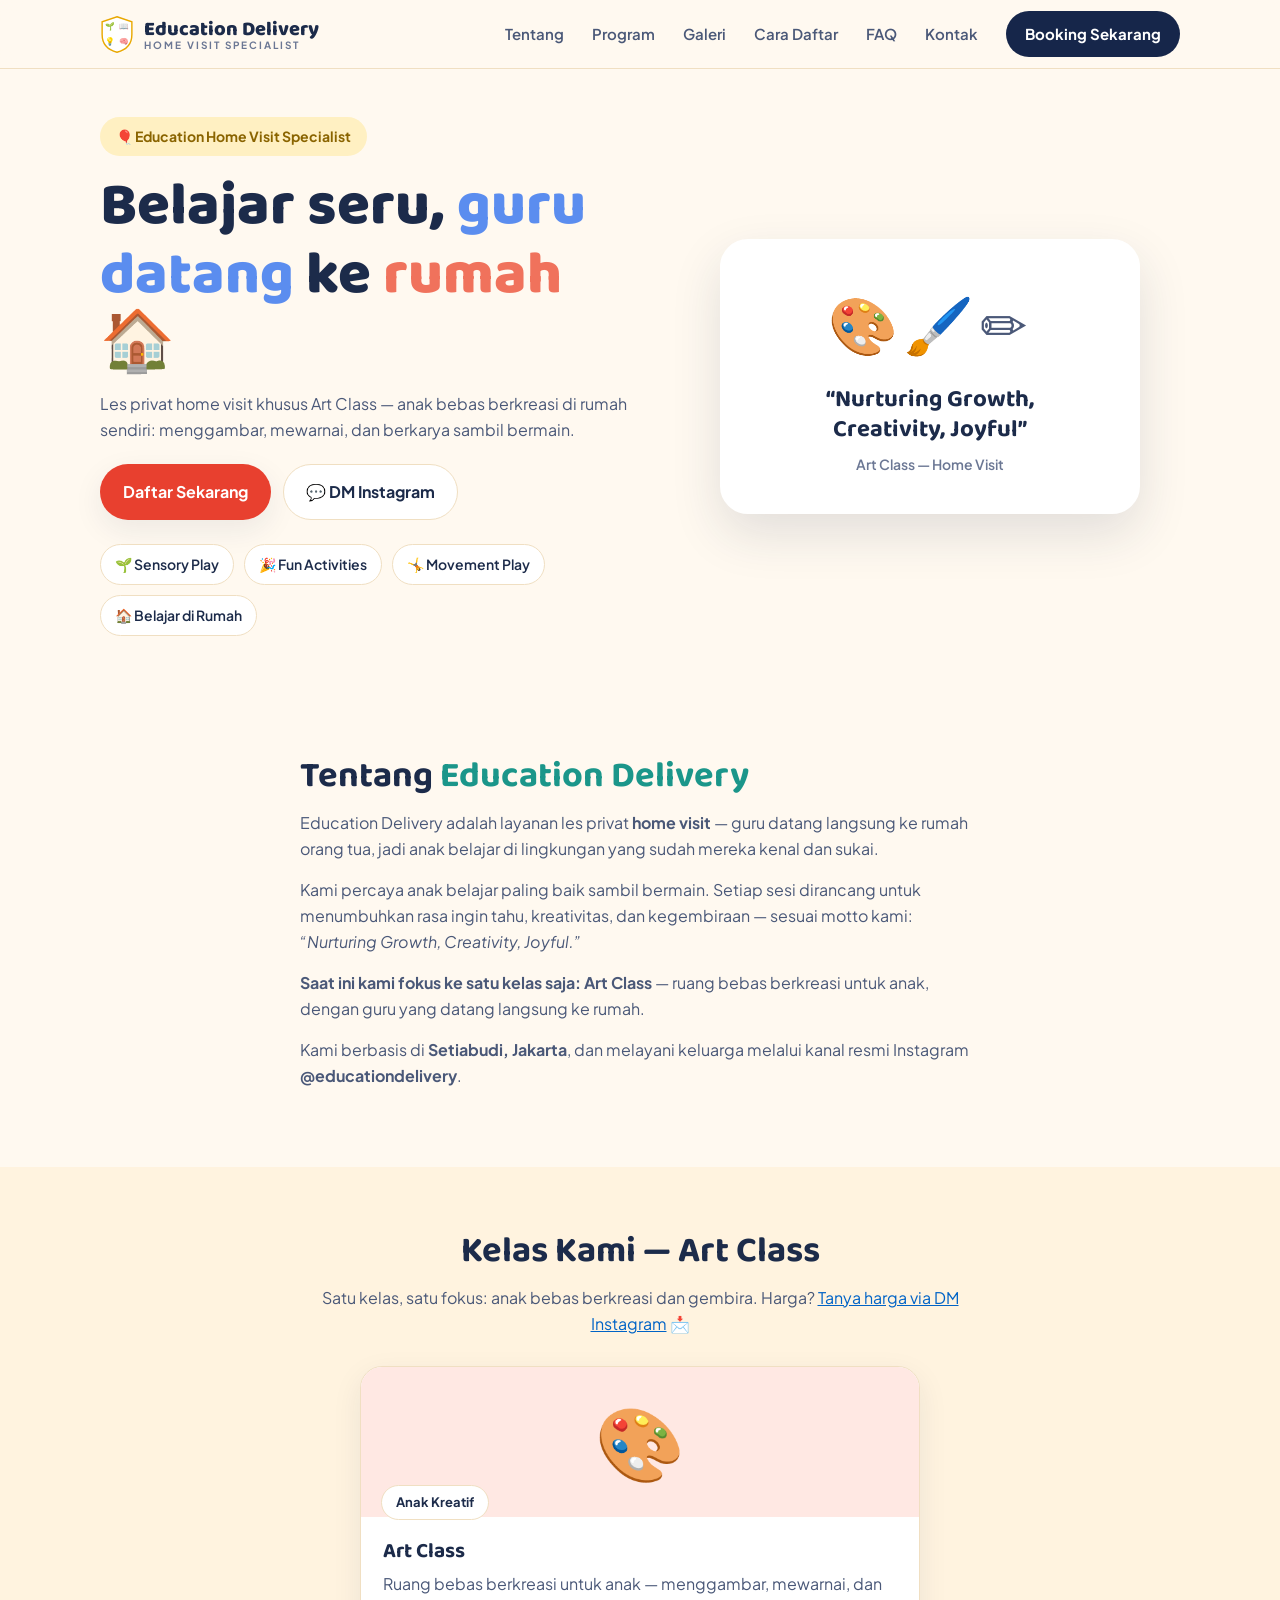
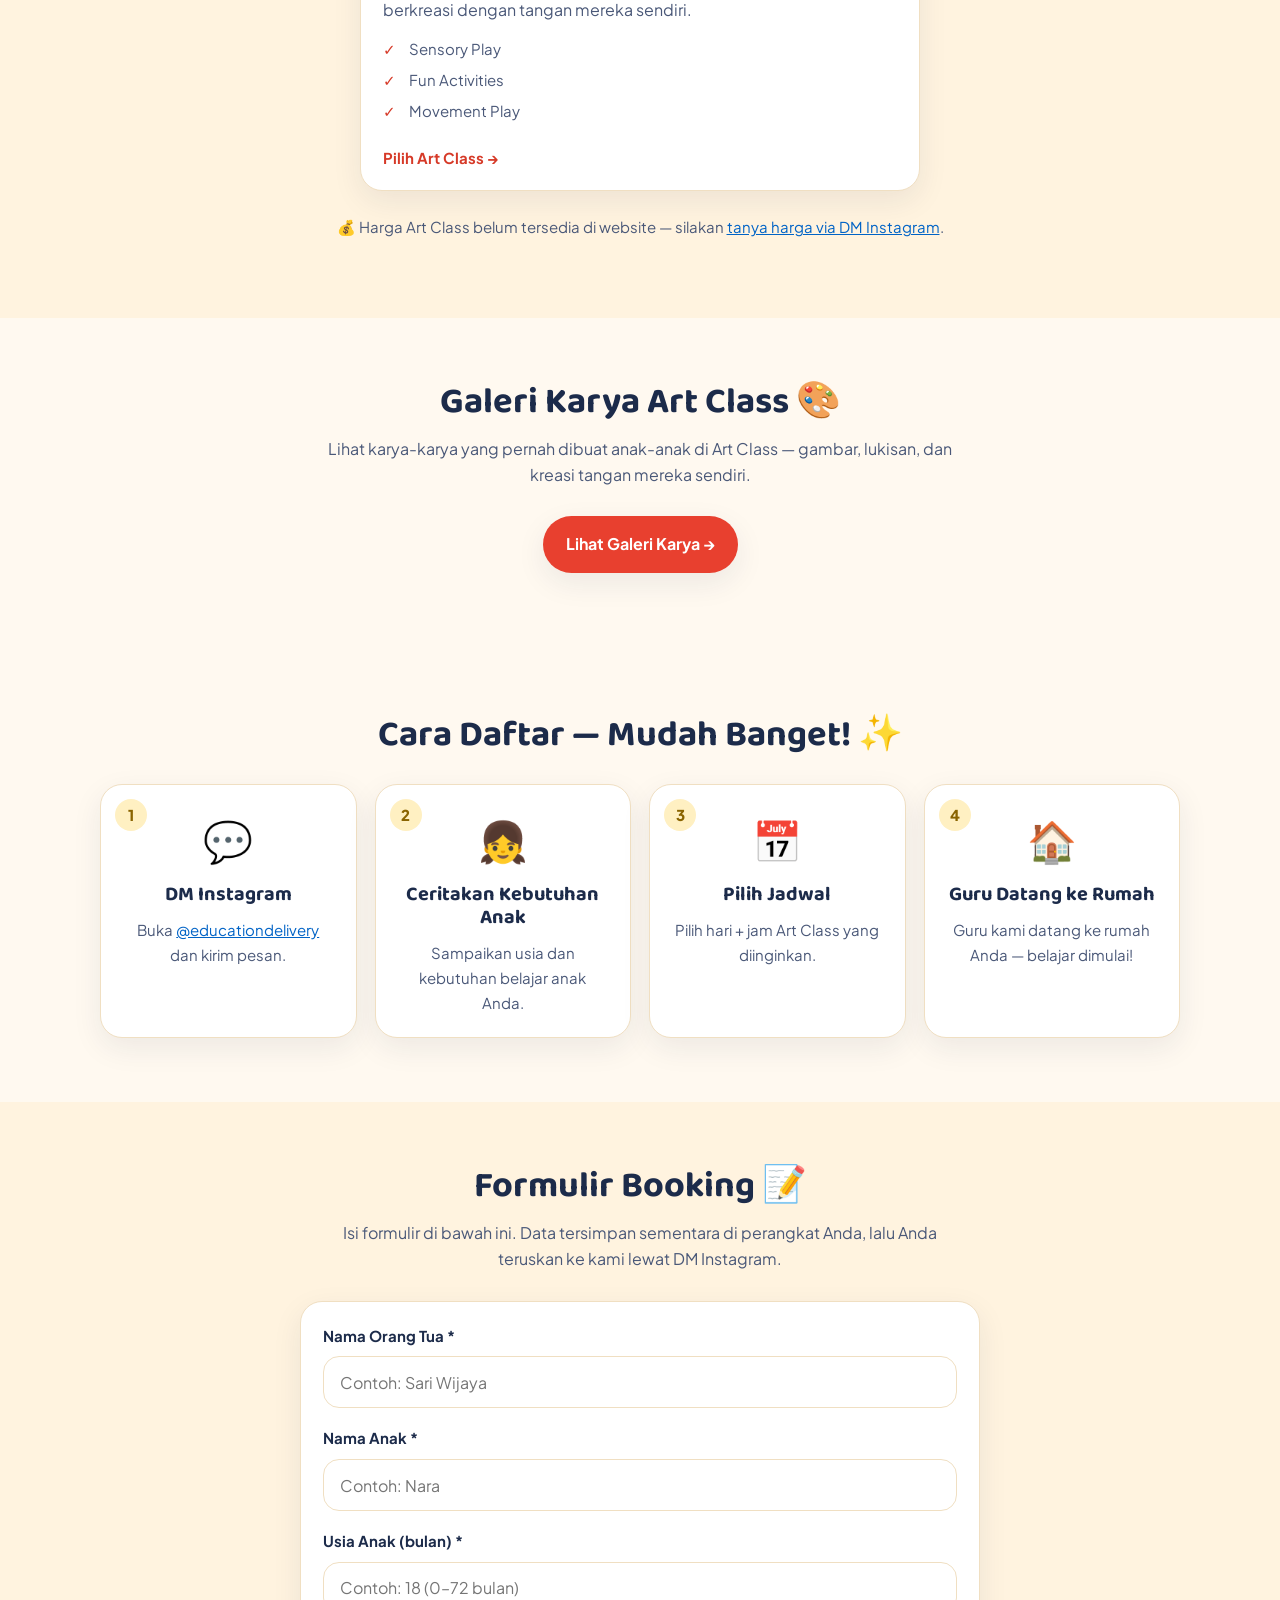
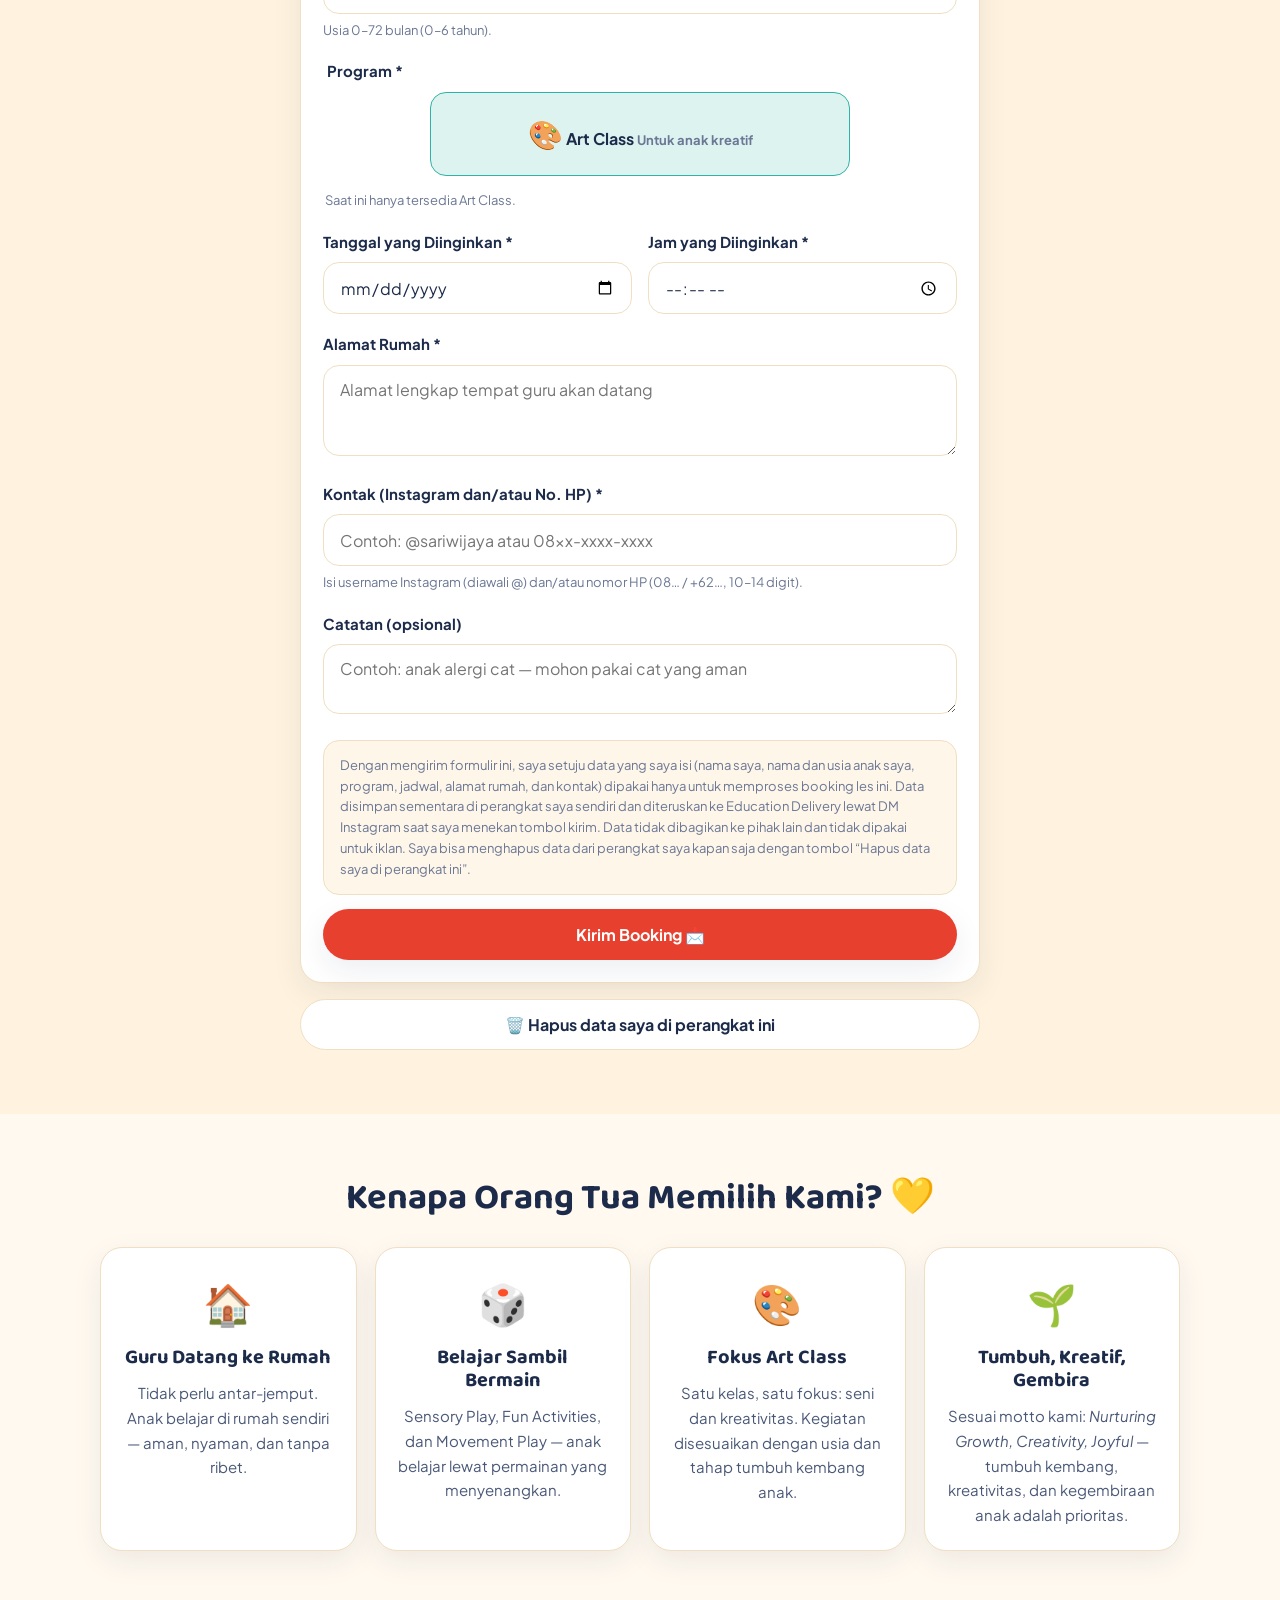
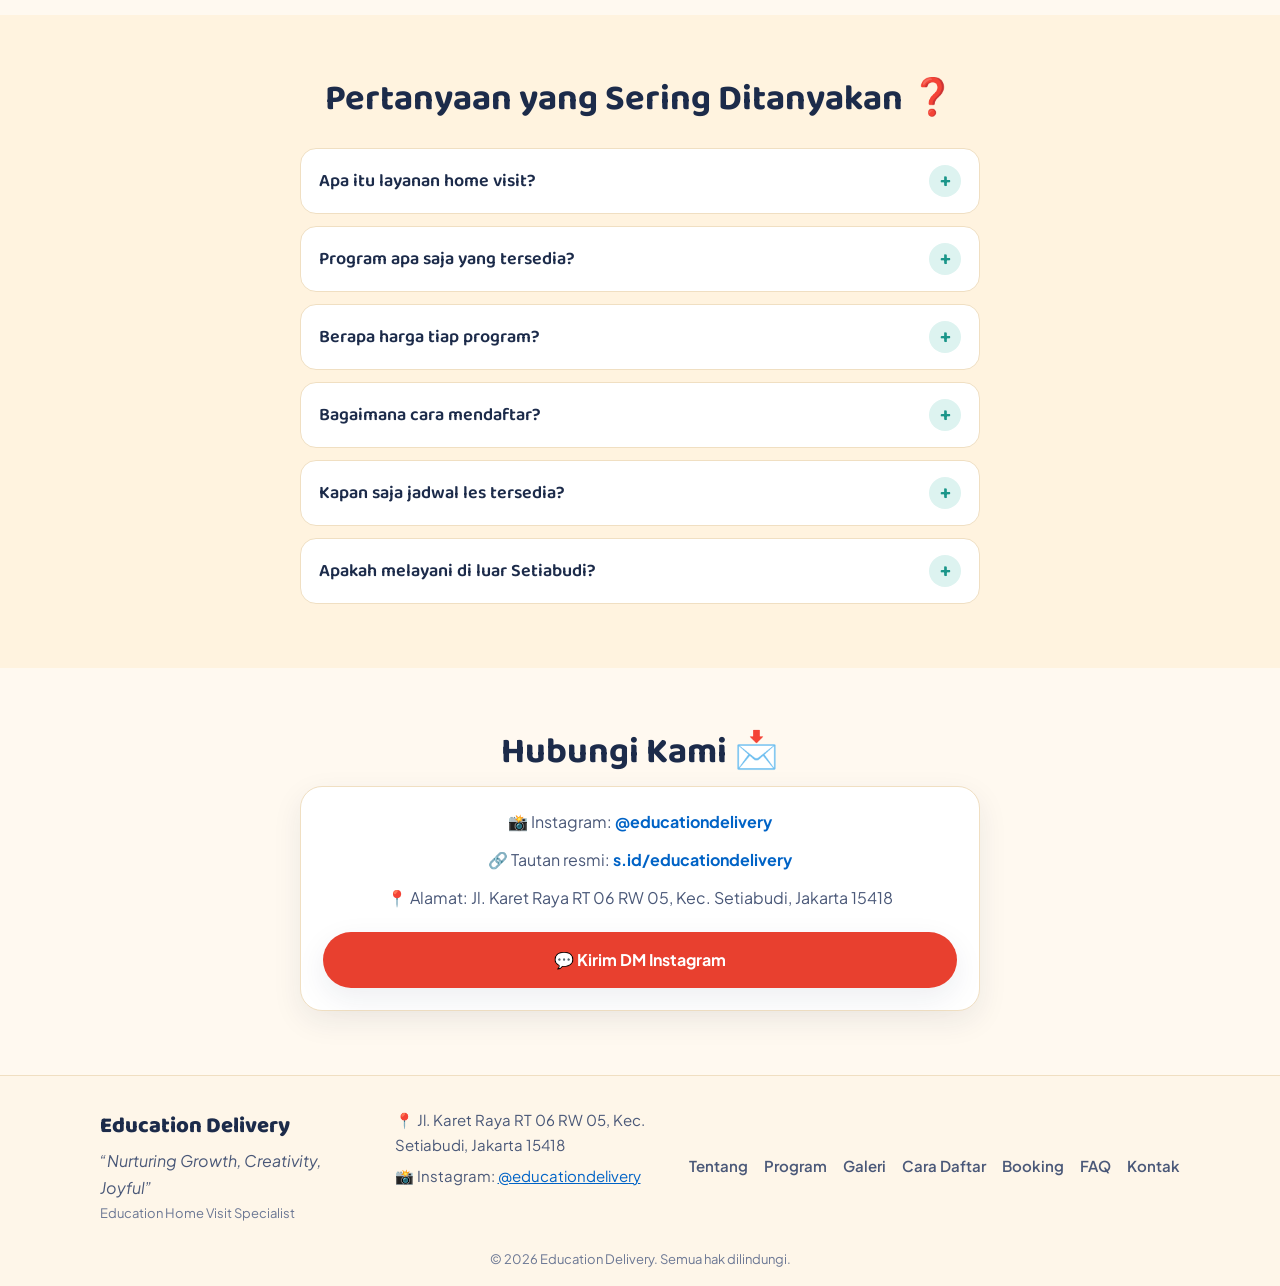
<file: index.html>
<!DOCTYPE html>
<html lang="id">
<head>
<meta charset="UTF-8">
<meta name="viewport" content="width=device-width, initial-scale=1.0">
<title>Education Delivery — Art Class Home Visit untuk Anak | Setiabudi, Jakarta</title>
<meta name="description" content="Education Delivery — Education Home Visit Specialist. Kini fokus ke Art Class: guru datang ke rumah, anak bebas berkreasi — menggambar, mewarnai, dan berkarya. Sensory Play, Fun Activities, Movement Play. Nurturing Growth, Creativity, Joyful.">
<link rel="preconnect" href="https://fonts.googleapis.com">
<link rel="preconnect" href="https://fonts.gstatic.com" crossorigin>
<link href="https://fonts.googleapis.com/css2?family=Baloo+2:wght@600;700;800&family=Plus+Jakarta+Sans:wght@400;500;600;700;800&display=swap" rel="stylesheet">
<link rel="stylesheet" href="styles.css">
</head>
<body>

<!-- ===== HEADER ===== -->
<header class="site-header">
  <div class="container header-inner">
    <a href="#beranda" class="brand" aria-label="Education Delivery — Beranda">
      <span class="brand-logo" aria-hidden="true">
        <svg viewBox="0 0 48 52" width="34" height="37" role="img" aria-label="Logo Education Delivery">
          <path d="M24 1 L45 8 V26 C45 40 36 48 24 51 C12 48 3 40 3 26 V8 Z" fill="#FFFFFF" stroke="#E9A800" stroke-width="2"/>
          <path d="M24 4 V25 H44" fill="none"/>
          <path d="M24 4 V25 H4" fill="none"/>
          <path d="M24 25 V48" fill="none"/>
          <g font-size="11" text-anchor="middle">
            <text x="14" y="18">🌱</text>
            <text x="34" y="18">📖</text>
            <text x="14" y="40">💡</text>
            <text x="34" y="40">🧠</text>
          </g>
        </svg>
      </span>
      <span class="brand-text">
        <span class="brand-name">Education Delivery</span>
        <span class="brand-sub">HOME VISIT SPECIALIST</span>
      </span>
    </a>
    <nav class="site-nav" aria-label="Navigasi utama">
      <a href="#tentang">Tentang</a>
      <a href="#program">Program</a>
      <a href="galeri.html">Galeri</a>
      <a href="#cara-daftar">Cara Daftar</a>
      <a href="#faq">FAQ</a>
      <a href="#kontak">Kontak</a>
    </nav>
    <a href="#booking" class="btn btn-dark btn-header">Booking Sekarang</a>
  </div>
</header>

<main>
<!-- ===== HERO ===== -->
<section id="beranda" class="hero">
  <div class="container hero-inner">
    <div class="hero-text">
      <p class="hero-eyebrow">🎈 Education Home Visit Specialist</p>
      <h1>Belajar seru, <span class="accent-blue">guru datang</span> ke <span class="accent-red">rumah</span> 🏠</h1>
      <p class="hero-desc">Les privat home visit khusus Art Class — anak bebas berkreasi di rumah sendiri: menggambar, mewarnai, dan berkarya sambil bermain.</p>
      <div class="hero-actions">
        <a href="#booking" class="btn btn-primary">Daftar Sekarang</a>
        <a href="http://s.id/educationdelivery" class="btn btn-secondary" target="_blank" rel="noopener">💬 DM Instagram</a>
      </div>
      <ul class="chip-list" aria-label="Layanan kami">
        <li class="chip">🌱 Sensory Play</li>
        <li class="chip">🎉 Fun Activities</li>
        <li class="chip">🤸 Movement Play</li>
        <li class="chip">🏠 Belajar di Rumah</li>
      </ul>
    </div>
    <div class="hero-art" aria-hidden="true">
      <div class="hero-card">
        <span class="hero-emoji">🎨🖌️✏️</span>
        <p class="hero-motto">“Nurturing Growth,<br>Creativity, Joyful”</p>
        <p class="hero-sub">Art Class — Home Visit</p>
      </div>
    </div>
  </div>
</section>

<!-- ===== TENTANG ===== -->
<section id="tentang" class="section">
  <div class="container narrow">
    <h2>Tentang <span class="accent-teal">Education Delivery</span></h2>
    <p>Education Delivery adalah layanan les privat <strong>home visit</strong> — guru datang langsung ke rumah orang tua, jadi anak belajar di lingkungan yang sudah mereka kenal dan sukai.</p>
    <p>Kami percaya anak belajar paling baik sambil bermain. Setiap sesi dirancang untuk menumbuhkan rasa ingin tahu, kreativitas, dan kegembiraan — sesuai motto kami: <em>“Nurturing Growth, Creativity, Joyful.”</em></p>
    <p><strong>Saat ini kami fokus ke satu kelas saja: Art Class</strong> — ruang bebas berkreasi untuk anak, dengan guru yang datang langsung ke rumah.</p>
    <p>Kami berbasis di <strong>Setiabudi, Jakarta</strong>, dan melayani keluarga melalui kanal resmi Instagram <strong>@educationdelivery</strong>.</p>
  </div>
</section>

<!-- ===== PROGRAM ===== -->
<section id="program" class="section section-soft">
  <div class="container">
    <h2 class="center">Kelas Kami — Art Class</h2>
    <p class="section-intro center">Satu kelas, satu fokus: anak bebas berkreasi dan gembira. Harga? <a href="http://s.id/educationdelivery" target="_blank" rel="noopener">Tanya harga via DM Instagram</a> 📩</p>
    <div class="program-grid single">

      <article class="program-card program-art">
        <div class="program-visual" aria-hidden="true"><span>🎨</span></div>
        <span class="program-badge">Anak Kreatif</span>
        <div class="program-body">
          <h3>Art Class</h3>
          <p>Ruang bebas berkreasi untuk anak — menggambar, mewarnai, dan berkreasi dengan tangan mereka sendiri.</p>
          <ul class="check-list">
            <li>Sensory Play</li>
            <li>Fun Activities</li>
            <li>Movement Play</li>
          </ul>
          <a href="#booking" class="program-link" data-program="art-class">Pilih Art Class →</a>
        </div>
      </article>

    </div>
    <p class="price-note center">💰 Harga Art Class belum tersedia di website — silakan <a href="http://s.id/educationdelivery" target="_blank" rel="noopener">tanya harga via DM Instagram</a>.</p>
  </div>
</section>

<!-- ===== GALERI ===== -->
<section id="galeri" class="section">
  <div class="container narrow">
    <h2 class="center">Galeri Karya Art Class 🎨</h2>
    <p class="section-intro center">Lihat karya-karya yang pernah dibuat anak-anak di Art Class — gambar, lukisan, dan kreasi tangan mereka sendiri.</p>
    <p class="center"><a href="galeri.html" class="btn btn-primary">Lihat Galeri Karya →</a></p>
  </div>
</section>

<!-- ===== CARA DAFTAR ===== -->
<section id="cara-daftar" class="section">
  <div class="container">
    <h2 class="center">Cara Daftar — Mudah Banget! ✨</h2>
    <ol class="steps">
      <li class="step">
        <span class="step-num">1</span>
        <span class="step-icon" aria-hidden="true">💬</span>
        <h3>DM Instagram</h3>
        <p>Buka <a href="http://s.id/educationdelivery" target="_blank" rel="noopener">@educationdelivery</a> dan kirim pesan.</p>
      </li>
      <li class="step">
        <span class="step-num">2</span>
        <span class="step-icon" aria-hidden="true">👧</span>
        <h3>Ceritakan Kebutuhan Anak</h3>
        <p>Sampaikan usia dan kebutuhan belajar anak Anda.</p>
      </li>
      <li class="step">
        <span class="step-num">3</span>
        <span class="step-icon" aria-hidden="true">📅</span>
        <h3>Pilih Jadwal</h3>
        <p>Pilih hari + jam Art Class yang diinginkan.</p>
      </li>
      <li class="step">
        <span class="step-num">4</span>
        <span class="step-icon" aria-hidden="true">🏠</span>
        <h3>Guru Datang ke Rumah</h3>
        <p>Guru kami datang ke rumah Anda — belajar dimulai!</p>
      </li>
    </ol>
  </div>
</section>

<!-- ===== BOOKING ===== -->
<section id="booking" class="section section-soft">
  <div class="container narrow">
    <h2 class="center">Formulir Booking 📝</h2>
    <p class="section-intro center">Isi formulir di bawah ini. Data tersimpan sementara di perangkat Anda, lalu Anda teruskan ke kami lewat DM Instagram.</p>

    <div id="success-card" class="success-card" hidden>
      <p class="success-title">✅ Terima kasih! Booking Anda tersimpan.</p>
      <p>Silakan lanjutkan ke DM Instagram untuk konfirmasi — pesan booking Anda sudah disiapkan.</p>
      <p class="success-id" id="success-id"></p>
      <a href="http://s.id/educationdelivery" class="btn btn-primary" id="dm-button" target="_blank" rel="noopener">💬 Lanjutkan ke DM Instagram</a>
      <p class="success-note">Setelah Anda menekan tombol DM di atas, data booking dihapus dari perangkat ini demi keamanan.</p>
    </div>

    <form id="booking-form" novalidate>
      <div class="field">
        <label for="nama_orang_tua">Nama Orang Tua *</label>
        <input type="text" id="nama_orang_tua" name="nama_orang_tua" maxlength="100" autocomplete="name" placeholder="Contoh: Sari Wijaya">
        <p class="field-error" id="err-nama_orang_tua" hidden></p>
      </div>

      <div class="field">
        <label for="nama_anak">Nama Anak *</label>
        <input type="text" id="nama_anak" name="nama_anak" maxlength="100" placeholder="Contoh: Nara">
        <p class="field-error" id="err-nama_anak" hidden></p>
      </div>

      <div class="field">
        <label for="usia_anak_bulan">Usia Anak (bulan) *</label>
        <input type="number" id="usia_anak_bulan" name="usia_anak_bulan" min="0" max="72" step="1" inputmode="numeric" placeholder="Contoh: 18 (0–72 bulan)">
        <p class="field-hint">Usia 0–72 bulan (0–6 tahun).</p>
        <p class="field-error" id="err-usia_anak_bulan" hidden></p>
      </div>

      <fieldset class="field program-picker">
        <legend>Program *</legend>
        <div class="program-options single">
          <label class="program-option program-art">
            <input type="radio" name="program_id" value="art-class" checked>
            <span class="option-emoji" aria-hidden="true">🎨</span>
            <span class="option-name">Art Class</span>
            <span class="option-desc">Untuk anak kreatif</span>
          </label>
        </div>
        <p class="field-hint">Saat ini hanya tersedia Art Class.</p>
        <p class="field-error" id="err-program_id" hidden></p>
      </fieldset>

      <div class="field-row">
        <div class="field">
          <label for="jadwal_diminta">Tanggal yang Diinginkan *</label>
          <input type="date" id="jadwal_diminta" name="jadwal_diminta">
          <p class="field-error" id="err-jadwal_diminta" hidden></p>
        </div>
        <div class="field">
          <label for="jam_diminta">Jam yang Diinginkan *</label>
          <input type="time" id="jam_diminta" name="jam_diminta">
          <p class="field-error" id="err-jam_diminta" hidden></p>
        </div>
      </div>

      <div class="field">
        <label for="alamat_rumah">Alamat Rumah *</label>
        <textarea id="alamat_rumah" name="alamat_rumah" rows="3" maxlength="500" placeholder="Alamat lengkap tempat guru akan datang"></textarea>
        <p class="field-error" id="err-alamat_rumah" hidden></p>
      </div>

      <div class="field">
        <label for="kontak">Kontak (Instagram dan/atau No. HP) *</label>
        <input type="text" id="kontak" name="kontak" maxlength="100" placeholder="Contoh: @sariwijaya atau 08xx-xxxx-xxxx">
        <p class="field-hint">Isi username Instagram (diawali @) dan/atau nomor HP (08… / +62…, 10–14 digit).</p>
        <p class="field-error" id="err-kontak" hidden></p>
      </div>

      <div class="field">
        <label for="catatan">Catatan (opsional)</label>
        <textarea id="catatan" name="catatan" rows="2" maxlength="300" placeholder="Contoh: anak alergi cat — mohon pakai cat yang aman"></textarea>
        <p class="field-error" id="err-catatan" hidden></p>
      </div>

      <p class="privacy-text">Dengan mengirim formulir ini, saya setuju data yang saya isi (nama saya, nama dan usia anak saya, program, jadwal, alamat rumah, dan kontak) dipakai hanya untuk memproses booking les ini. Data disimpan sementara di perangkat saya sendiri dan diteruskan ke Education Delivery lewat DM Instagram saat saya menekan tombol kirim. Data tidak dibagikan ke pihak lain dan tidak dipakai untuk iklan. Saya bisa menghapus data dari perangkat saya kapan saja dengan tombol “Hapus data saya di perangkat ini”.</p>

      <button type="submit" class="btn btn-primary btn-full">Kirim Booking 📩</button>
    </form>

    <div class="booking-history" id="booking-history" hidden>
      <h3>Booking Saya (di perangkat ini)</h3>
      <ul id="booking-list"></ul>
    </div>

    <button type="button" class="btn btn-secondary btn-full btn-delete" id="clear-data">🗑️ Hapus data saya di perangkat ini</button>
    <p class="delete-note" id="delete-note" hidden></p>
  </div>
</section>

<!-- ===== KENAPA KAMI ===== -->
<section id="kenapa-kami" class="section">
  <div class="container">
    <h2 class="center">Kenapa Orang Tua Memilih Kami? 💛</h2>
    <div class="why-grid">
      <article class="why-card">
        <span class="why-icon" aria-hidden="true">🏠</span>
        <h3>Guru Datang ke Rumah</h3>
        <p>Tidak perlu antar-jemput. Anak belajar di rumah sendiri — aman, nyaman, dan tanpa ribet.</p>
      </article>
      <article class="why-card">
        <span class="why-icon" aria-hidden="true">🎲</span>
        <h3>Belajar Sambil Bermain</h3>
        <p>Sensory Play, Fun Activities, dan Movement Play — anak belajar lewat permainan yang menyenangkan.</p>
      </article>
      <article class="why-card">
        <span class="why-icon" aria-hidden="true">🎨</span>
        <h3>Fokus Art Class</h3>
        <p>Satu kelas, satu fokus: seni dan kreativitas. Kegiatan disesuaikan dengan usia dan tahap tumbuh kembang anak.</p>
      </article>
      <article class="why-card">
        <span class="why-icon" aria-hidden="true">🌱</span>
        <h3>Tumbuh, Kreatif, Gembira</h3>
        <p>Sesuai motto kami: <em>Nurturing Growth, Creativity, Joyful</em> — tumbuh kembang, kreativitas, dan kegembiraan anak adalah prioritas.</p>
      </article>
    </div>
  </div>
</section>

<!-- ===== FAQ ===== -->
<section id="faq" class="section section-soft">
  <div class="container narrow">
    <h2 class="center">Pertanyaan yang Sering Ditanyakan ❓</h2>
    <div class="faq-list">
      <div class="faq-item">
        <button class="faq-question" type="button" aria-expanded="false">Apa itu layanan home visit?<span class="faq-icon" aria-hidden="true">+</span></button>
        <div class="faq-answer"><p>Home visit artinya guru kami datang langsung ke rumah Anda untuk mengajar anak. Anak belajar di rumah sendiri, tanpa perlu pergi ke tempat les.</p></div>
      </div>
      <div class="faq-item">
        <button class="faq-question" type="button" aria-expanded="false">Program apa saja yang tersedia?<span class="faq-icon" aria-hidden="true">+</span></button>
        <div class="faq-answer"><p>Saat ini kami hanya membuka satu kelas: <strong>Art Class</strong> (untuk anak kreatif). Setiap sesi memakai Sensory Play, Fun Activities, dan Movement Play.</p></div>
      </div>
      <div class="faq-item">
        <button class="faq-question" type="button" aria-expanded="false">Berapa harga tiap program?<span class="faq-icon" aria-hidden="true">+</span></button>
        <div class="faq-answer"><p>Harga belum tercantum di website ini. Silakan tanyakan harga via DM Instagram <a href="http://s.id/educationdelivery" target="_blank" rel="noopener">@educationdelivery</a>.</p></div>
      </div>
      <div class="faq-item">
        <button class="faq-question" type="button" aria-expanded="false">Bagaimana cara mendaftar?<span class="faq-icon" aria-hidden="true">+</span></button>
        <div class="faq-answer"><p>Empat langkah: (1) DM Instagram kami, (2) ceritakan kebutuhan anak, (3) pilih jadwal, (4) guru datang ke rumah. Anda juga bisa mengisi formulir booking di halaman ini.</p></div>
      </div>
      <div class="faq-item">
        <button class="faq-question" type="button" aria-expanded="false">Kapan saja jadwal les tersedia?<span class="faq-icon" aria-hidden="true">+</span></button>
        <div class="faq-answer"><p>Jadwal layanan belum tercantum di website ini — silakan tanyakan ketersediaan hari dan jam via DM Instagram <a href="http://s.id/educationdelivery" target="_blank" rel="noopener">@educationdelivery</a>.</p></div>
      </div>
      <div class="faq-item">
        <button class="faq-question" type="button" aria-expanded="false">Apakah melayani di luar Setiabudi?<span class="faq-icon" aria-hidden="true">+</span></button>
        <div class="faq-answer"><p>Kami berbasis di Setiabudi, Jakarta. Untuk area di luar Setiabudi, silakan tanyakan jangkauan home visit via DM Instagram <a href="http://s.id/educationdelivery" target="_blank" rel="noopener">@educationdelivery</a>.</p></div>
      </div>
    </div>
  </div>
</section>

<!-- ===== KONTAK ===== -->
<section id="kontak" class="section">
  <div class="container narrow">
    <h2 class="center">Hubungi Kami 📩</h2>
    <div class="contact-card">
      <p class="contact-row"><span aria-hidden="true">📸</span> Instagram: <a href="http://s.id/educationdelivery" target="_blank" rel="noopener">@educationdelivery</a></p>
      <p class="contact-row"><span aria-hidden="true">🔗</span> Tautan resmi: <a href="http://s.id/educationdelivery" target="_blank" rel="noopener">s.id/educationdelivery</a></p>
      <p class="contact-row"><span aria-hidden="true">📍</span> Alamat: Jl. Karet Raya RT 06 RW 05, Kec. Setiabudi, Jakarta 15418</p>
      <a href="http://s.id/educationdelivery" class="btn btn-primary btn-full" target="_blank" rel="noopener">💬 Kirim DM Instagram</a>
    </div>
  </div>
</section>
</main>

<!-- ===== FOOTER ===== -->
<footer class="site-footer">
  <div class="container footer-inner">
    <div class="footer-brand">
      <p class="footer-name">Education Delivery</p>
      <p class="footer-motto">“Nurturing Growth, Creativity, Joyful”</p>
      <p class="footer-tag">Education Home Visit Specialist</p>
    </div>
    <div class="footer-info">
      <p>📍 Jl. Karet Raya RT 06 RW 05, Kec. Setiabudi, Jakarta 15418</p>
      <p>📸 Instagram: <a href="http://s.id/educationdelivery" target="_blank" rel="noopener">@educationdelivery</a></p>
    </div>
    <nav class="footer-nav" aria-label="Navigasi footer">
      <a href="#tentang">Tentang</a>
      <a href="#program">Program</a>
      <a href="galeri.html">Galeri</a>
      <a href="#cara-daftar">Cara Daftar</a>
      <a href="#booking">Booking</a>
      <a href="#faq">FAQ</a>
      <a href="#kontak">Kontak</a>
    </nav>
  </div>
  <p class="footer-bottom">© <span id="year">2026</span> Education Delivery. Semua hak dilindungi.</p>
</footer>

<script src="app.js"></script>
</body>
</html>
</file>
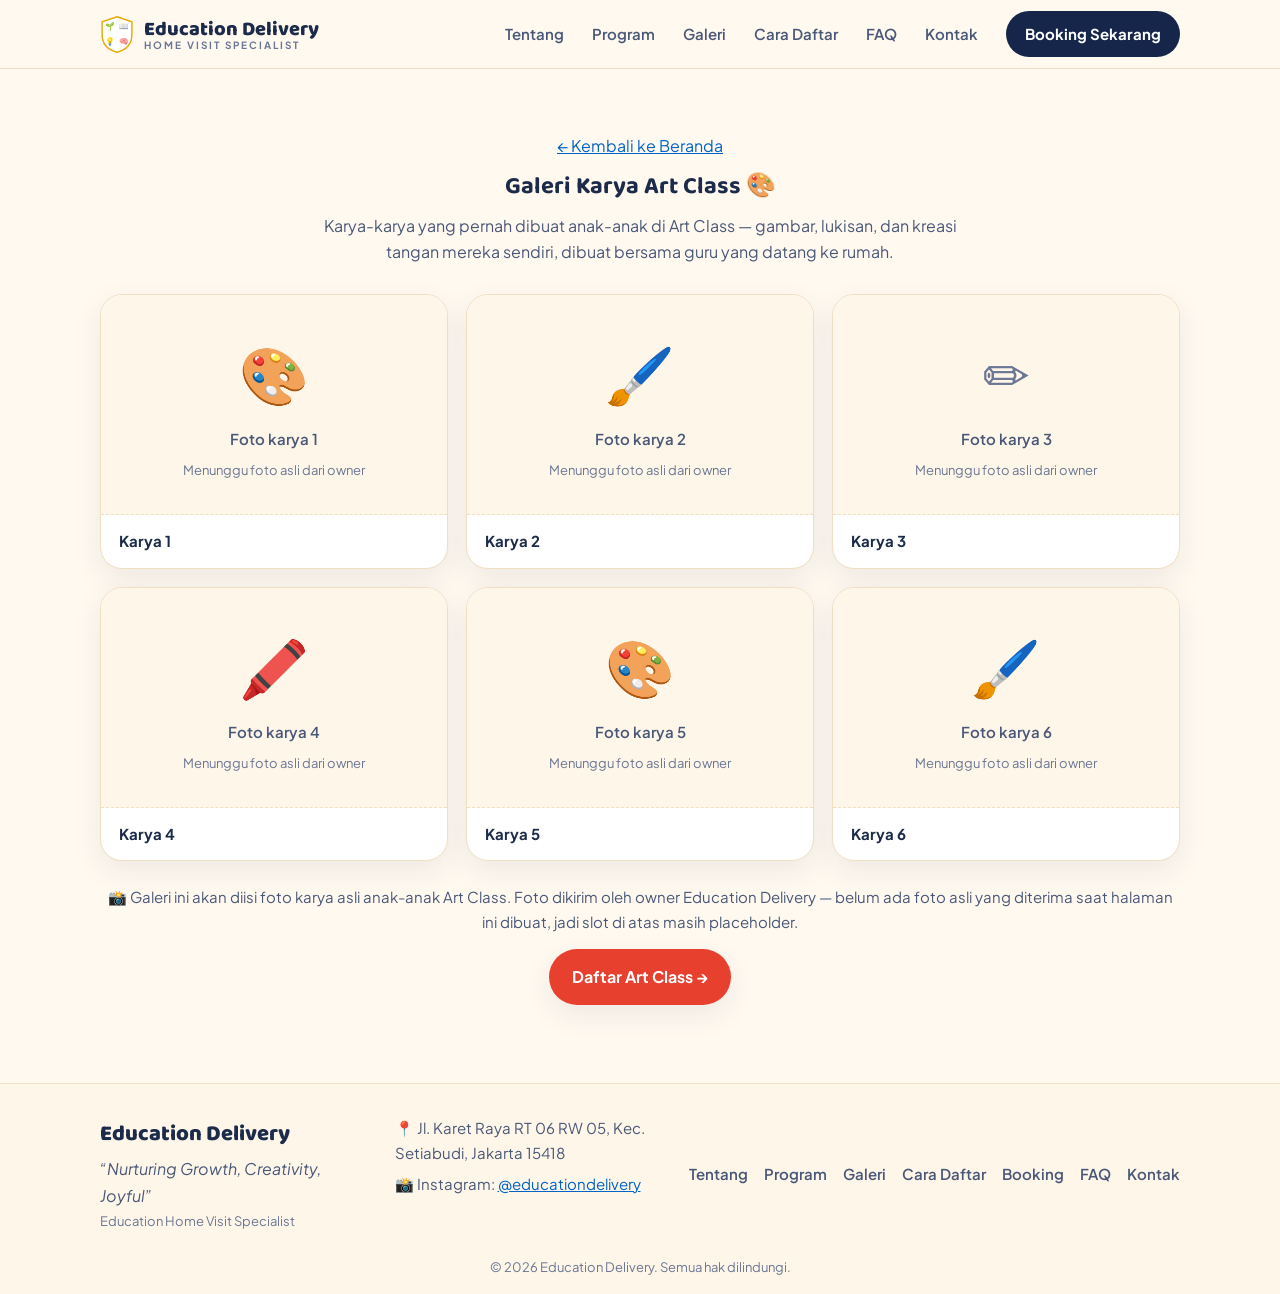
<file: galeri.html>
<!DOCTYPE html>
<html lang="id">
<head>
<meta charset="UTF-8">
<meta name="viewport" content="width=device-width, initial-scale=1.0">
<title>Galeri Karya — Art Class | Education Delivery</title>
<meta name="description" content="Galeri karya Art Class Education Delivery — gambar, lukisan, dan kreasi tangan anak-anak yang pernah dibuat di kelas.">
<link rel="preconnect" href="https://fonts.googleapis.com">
<link rel="preconnect" href="https://fonts.gstatic.com" crossorigin>
<link href="https://fonts.googleapis.com/css2?family=Baloo+2:wght@600;700;800&family=Plus+Jakarta+Sans:wght@400;500;600;700;800&display=swap" rel="stylesheet">
<link rel="stylesheet" href="styles.css">
</head>
<body>

<!-- ===== HEADER ===== -->
<header class="site-header">
  <div class="container header-inner">
    <a href="index.html" class="brand" aria-label="Education Delivery — Beranda">
      <span class="brand-logo" aria-hidden="true">
        <svg viewBox="0 0 48 52" width="34" height="37" role="img" aria-label="Logo Education Delivery">
          <path d="M24 1 L45 8 V26 C45 40 36 48 24 51 C12 48 3 40 3 26 V8 Z" fill="#FFFFFF" stroke="#E9A800" stroke-width="2"/>
          <path d="M24 4 V25 H44" fill="none"/>
          <path d="M24 4 V25 H4" fill="none"/>
          <path d="M24 25 V48" fill="none"/>
          <g font-size="11" text-anchor="middle">
            <text x="14" y="18">🌱</text>
            <text x="34" y="18">📖</text>
            <text x="14" y="40">💡</text>
            <text x="34" y="40">🧠</text>
          </g>
        </svg>
      </span>
      <span class="brand-text">
        <span class="brand-name">Education Delivery</span>
        <span class="brand-sub">HOME VISIT SPECIALIST</span>
      </span>
    </a>
    <nav class="site-nav" aria-label="Navigasi utama">
      <a href="index.html#tentang">Tentang</a>
      <a href="index.html#program">Program</a>
      <a href="galeri.html">Galeri</a>
      <a href="index.html#cara-daftar">Cara Daftar</a>
      <a href="index.html#faq">FAQ</a>
      <a href="index.html#kontak">Kontak</a>
    </nav>
    <a href="index.html#booking" class="btn btn-dark btn-header">Booking Sekarang</a>
  </div>
</header>

<main>
<!-- ===== GALERI ===== -->
<section class="section">
  <div class="container">
    <p class="center"><a href="index.html">← Kembali ke Beranda</a></p>
    <h1 class="center">Galeri Karya Art Class 🎨</h1>
    <p class="section-intro center">Karya-karya yang pernah dibuat anak-anak di Art Class — gambar, lukisan, dan kreasi tangan mereka sendiri, dibuat bersama guru yang datang ke rumah.</p>

    <div class="gallery-grid">
      <figure class="gallery-item">
        <div class="gallery-placeholder" aria-hidden="true">
          <span class="gallery-emoji">🎨</span>
          <p>Foto karya 1</p>
          <small>Menunggu foto asli dari owner</small>
        </div>
        <figcaption>Karya 1</figcaption>
      </figure>
      <figure class="gallery-item">
        <div class="gallery-placeholder" aria-hidden="true">
          <span class="gallery-emoji">🖌️</span>
          <p>Foto karya 2</p>
          <small>Menunggu foto asli dari owner</small>
        </div>
        <figcaption>Karya 2</figcaption>
      </figure>
      <figure class="gallery-item">
        <div class="gallery-placeholder" aria-hidden="true">
          <span class="gallery-emoji">✏️</span>
          <p>Foto karya 3</p>
          <small>Menunggu foto asli dari owner</small>
        </div>
        <figcaption>Karya 3</figcaption>
      </figure>
      <figure class="gallery-item">
        <div class="gallery-placeholder" aria-hidden="true">
          <span class="gallery-emoji">🖍️</span>
          <p>Foto karya 4</p>
          <small>Menunggu foto asli dari owner</small>
        </div>
        <figcaption>Karya 4</figcaption>
      </figure>
      <figure class="gallery-item">
        <div class="gallery-placeholder" aria-hidden="true">
          <span class="gallery-emoji">🎨</span>
          <p>Foto karya 5</p>
          <small>Menunggu foto asli dari owner</small>
        </div>
        <figcaption>Karya 5</figcaption>
      </figure>
      <figure class="gallery-item">
        <div class="gallery-placeholder" aria-hidden="true">
          <span class="gallery-emoji">🖌️</span>
          <p>Foto karya 6</p>
          <small>Menunggu foto asli dari owner</small>
        </div>
        <figcaption>Karya 6</figcaption>
      </figure>
    </div>

    <p class="gallery-note center">📸 Galeri ini akan diisi foto karya asli anak-anak Art Class. Foto dikirim oleh owner Education Delivery — belum ada foto asli yang diterima saat halaman ini dibuat, jadi slot di atas masih placeholder.</p>
    <p class="center"><a href="index.html#booking" class="btn btn-primary">Daftar Art Class →</a></p>
  </div>
</section>
</main>

<!-- ===== FOOTER ===== -->
<footer class="site-footer">
  <div class="container footer-inner">
    <div class="footer-brand">
      <p class="footer-name">Education Delivery</p>
      <p class="footer-motto">“Nurturing Growth, Creativity, Joyful”</p>
      <p class="footer-tag">Education Home Visit Specialist</p>
    </div>
    <div class="footer-info">
      <p>📍 Jl. Karet Raya RT 06 RW 05, Kec. Setiabudi, Jakarta 15418</p>
      <p>📸 Instagram: <a href="http://s.id/educationdelivery" target="_blank" rel="noopener">@educationdelivery</a></p>
    </div>
    <nav class="footer-nav" aria-label="Navigasi footer">
      <a href="index.html#tentang">Tentang</a>
      <a href="index.html#program">Program</a>
      <a href="galeri.html">Galeri</a>
      <a href="index.html#cara-daftar">Cara Daftar</a>
      <a href="index.html#booking">Booking</a>
      <a href="index.html#faq">FAQ</a>
      <a href="index.html#kontak">Kontak</a>
    </nav>
  </div>
  <p class="footer-bottom">© <span id="year">2026</span> Education Delivery. Semua hak dilindungi.</p>
</footer>

<script>
  document.getElementById('year').textContent = String(new Date().getFullYear());
</script>
</body>
</html>
</file>
<file: styles.css>
/* Education Delivery — styles.css
   Token desain Sinta (desain.md) — mobile-first, simple soft. */

:root {
  --bg: #FFF9F0; --bg-soft: #FFF3DF; --surface: #FFFFFF; --surface-2: #FEF6E9;
  --line: #F0DFC2; --ink: #1C2B4A; --ink-2: #4A5878; --muted: #6B7794;
  --blue: #5B8DEF; --blue-soft: #E1EDFC; --blue-deep: #0063C6;
  --teal: #2FB3A6; --teal-soft: #DDF3F0; --teal-deep: #1B968A;
  --green: #58B947; --green-soft: #E2F4DC; --green-deep: #3F9C35;
  --red: #F0725C; --red-soft: #FFE8E3; --red-deep: #D63A28;
  --gold: #E9A800; --gold-soft: #FFF0C2;
  --btn-primary: #E8402F; --btn-primary-hover: #D63A28; --btn-dark: #16264A;
  --success: #3F9C35; --error: #D63A28;
  --radius: 22px; --radius-sm: 16px; --radius-pill: 999px;
  --shadow: 0 10px 30px rgba(28,43,74,.08);
  --shadow-lg: 0 20px 50px rgba(28,43,74,.13);
}

* { box-sizing: border-box; }

html { scroll-behavior: smooth; }

body {
  margin: 0;
  background: var(--bg);
  color: var(--ink-2);
  font-family: "Plus Jakarta Sans", system-ui, -apple-system, "Segoe UI", sans-serif;
  font-size: 16px;
  line-height: 1.65;
}

h1, h2, h3 {
  font-family: "Baloo 2", "Plus Jakarta Sans", system-ui, sans-serif;
  color: var(--ink);
  line-height: 1.15;
  margin: 0 0 12px;
}

h2 { font-size: 28px; font-weight: 700; }
h3 { font-size: 21px; font-weight: 700; }

p { margin: 0 0 14px; }
a { color: var(--blue-deep); }
a:hover { color: var(--red-deep); }

.container { max-width: 1120px; margin: 0 auto; padding: 0 16px; }
.container.narrow { max-width: 720px; }
.center { text-align: center; }

.section { padding: 48px 0; }
.section-soft { background: var(--bg-soft); }
.section-intro { max-width: 640px; margin: 0 auto 28px; }
.price-note { margin-top: 24px; font-size: 15px; }

/* ---------- Tombol ---------- */
.btn {
  display: inline-flex; align-items: center; justify-content: center;
  min-height: 48px; padding: 14px 22px;
  border-radius: var(--radius-pill);
  font-family: "Plus Jakarta Sans", system-ui, sans-serif;
  font-size: 16px; font-weight: 700; text-decoration: none;
  cursor: pointer; border: 1.5px solid transparent;
  transition: background .2s ease, transform .2s ease, box-shadow .2s ease;
}
.btn-primary { background: var(--btn-primary); color: #FFFFFF; box-shadow: var(--shadow); }
.btn-primary:hover { background: var(--btn-primary-hover); color: #FFFFFF; }
.btn-secondary { background: var(--surface); color: var(--ink); border-color: var(--line); }
.btn-secondary:hover { background: var(--surface-2); color: var(--ink); }
.btn-dark { background: var(--btn-dark); color: #FFFFFF; }
.btn-dark:hover { background: var(--ink); color: #FFFFFF; }
.btn-full { width: 100%; }

/* ---------- Header ---------- */
.site-header {
  position: sticky; top: 0; z-index: 50;
  background: rgba(255, 249, 240, .88);
  backdrop-filter: blur(12px); -webkit-backdrop-filter: blur(12px);
  border-bottom: 1px solid var(--line);
}
.header-inner {
  display: flex; align-items: center; gap: 16px;
  min-height: 68px; padding-top: 8px; padding-bottom: 8px;
}
.brand { display: flex; align-items: center; gap: 10px; text-decoration: none; }
.brand-logo { display: flex; align-items: center; }
.brand-text { display: flex; flex-direction: column; line-height: 1.1; }
.brand-name { font-family: "Baloo 2", sans-serif; font-size: 20px; font-weight: 800; color: var(--ink); }
.brand-sub { font-size: 10px; letter-spacing: 2px; font-weight: 700; color: var(--muted); }
.site-nav { display: none; margin-left: auto; gap: 4px; }
.site-nav a {
  color: var(--ink-2); text-decoration: none; font-weight: 600; font-size: 15px;
  padding: 10px 12px; border-radius: var(--radius-pill); min-height: 44px;
  display: inline-flex; align-items: center;
}
.site-nav a:hover { background: var(--surface-2); color: var(--ink); }
.btn-header { margin-left: auto; padding: 10px 18px; min-height: 44px; font-size: 15px; }

/* ---------- Hero ---------- */
.hero { padding: 48px 0 56px; }
.hero-inner { display: flex; flex-direction: column; gap: 32px; }
.hero-eyebrow {
  display: inline-block; background: var(--gold-soft); color: #8A6400;
  font-weight: 700; font-size: 14px; padding: 8px 16px; border-radius: var(--radius-pill);
  margin-bottom: 16px;
}
.hero h1 { font-size: 32px; font-weight: 800; }
.accent-blue { color: var(--blue); }
.accent-teal { color: var(--teal-deep); }
.accent-red { color: var(--red); }
.hero-desc { font-size: 16px; max-width: 560px; }
.hero-actions { display: flex; flex-direction: column; gap: 12px; margin: 20px 0 24px; }
.chip-list { list-style: none; margin: 0; padding: 0; display: flex; flex-wrap: wrap; gap: 10px; }
.chip {
  background: var(--surface); border: 1px solid var(--line);
  border-radius: var(--radius-pill); padding: 8px 14px;
  font-size: 14px; font-weight: 600; color: var(--ink);
}
.hero-art { display: flex; justify-content: center; }
.hero-card {
  background: var(--surface); border: 6px solid #FFFFFF; border-radius: 28px;
  box-shadow: var(--shadow-lg); padding: 32px 28px; text-align: center; width: 100%; max-width: 420px;
}
.hero-emoji { font-size: 56px; letter-spacing: 6px; }
.hero-motto { font-family: "Baloo 2", sans-serif; font-size: 24px; font-weight: 700; color: var(--ink); line-height: 1.25; margin: 16px 0 8px; }
.hero-sub { color: var(--muted); font-size: 14px; font-weight: 600; margin: 0; }

/* ---------- Program ---------- */
.program-grid { display: grid; grid-template-columns: 1fr; gap: 18px; }
.program-card {
  background: var(--surface); border: 1px solid var(--line); border-radius: var(--radius);
  box-shadow: var(--shadow); overflow: hidden;
  display: flex; flex-direction: column; position: relative;
}
.program-visual {
  height: 150px; display: flex; align-items: center; justify-content: center; font-size: 72px;
}
.program-baby .program-visual { background: var(--blue-soft); }
.program-toddler .program-visual { background: var(--teal-soft); }
.program-art .program-visual { background: var(--red-soft); }
.program-badge {
  position: absolute; top: 118px; left: 20px;
  background: #FFFFFF; border: 1px solid var(--line); border-radius: var(--radius-pill);
  padding: 6px 14px; font-size: 13px; font-weight: 700; color: var(--ink);
}
.program-body { padding: 22px 22px 20px; display: flex; flex-direction: column; flex: 1; }
.program-body h3 { margin-bottom: 8px; }
.check-list { list-style: none; margin: 0 0 16px; padding: 0; }
.check-list li { padding-left: 26px; position: relative; margin-bottom: 6px; font-size: 15px; }
.check-list li::before { content: "✓"; position: absolute; left: 0; font-weight: 800; }
.program-baby .check-list li::before { color: var(--blue-deep); }
.program-toddler .check-list li::before { color: var(--teal-deep); }
.program-art .check-list li::before { color: var(--red-deep); }
.program-link { margin-top: auto; font-weight: 700; text-decoration: none; font-size: 15px; }
.program-baby .program-link { color: var(--blue-deep); }
.program-toddler .program-link { color: var(--teal-deep); }
.program-art .program-link { color: var(--red-deep); }

/* ---------- Cara daftar ---------- */
.steps { list-style: none; margin: 28px 0 0; padding: 0; display: grid; grid-template-columns: 1fr; gap: 18px; counter-reset: step; }
.step {
  background: var(--surface); border: 1px solid var(--line); border-radius: var(--radius);
  box-shadow: var(--shadow); padding: 22px; text-align: center; position: relative;
}
.step-num {
  position: absolute; top: 14px; left: 14px;
  width: 32px; height: 32px; border-radius: 50%;
  background: var(--gold-soft); color: #8A6400; font-weight: 800; font-size: 15px;
  display: flex; align-items: center; justify-content: center;
}
.step-icon { font-size: 40px; display: block; margin-bottom: 10px; }
.step h3 { font-size: 20px; }
.step p { font-size: 15px; margin-bottom: 0; }

/* ---------- Formulir ---------- */
#booking-form {
  background: var(--surface); border: 1px solid var(--line); border-radius: var(--radius);
  box-shadow: var(--shadow); padding: 22px;
}
.field { margin-bottom: 18px; }
.field label, .program-picker legend {
  display: block; font-weight: 700; color: var(--ink); font-size: 15px; margin-bottom: 8px;
}
.field input, .field textarea {
  width: 100%; min-height: 52px; padding: 13px 16px;
  border: 1.5px solid var(--line); border-radius: var(--radius-sm);
  background: #FFFFFF; font-family: inherit; font-size: 16px; color: var(--ink);
}
.field textarea { min-height: 0; resize: vertical; }
.field input:focus, .field textarea:focus {
  outline: none; border-color: var(--teal); box-shadow: 0 0 0 4px rgba(47, 179, 166, .15);
}
.field input[aria-invalid="true"], .field textarea[aria-invalid="true"] { border-color: var(--error); }
.field-hint { font-size: 13px; color: var(--muted); margin: 6px 0 0; }
.field-error { font-size: 14px; color: var(--error); font-weight: 600; margin: 6px 0 0; }
.field-row { display: grid; grid-template-columns: 1fr; gap: 0; }
.program-picker { border: 0; padding: 0; margin-bottom: 18px; }
.program-options { display: grid; grid-template-columns: 1fr; gap: 12px; }
.program-option {
  display: flex; align-items: center; gap: 12px; cursor: pointer;
  border: 1.5px solid var(--line); border-radius: var(--radius-sm);
  padding: 14px 16px; min-height: 56px; background: #FFFFFF;
  transition: border-color .2s ease, background .2s ease;
}
.program-option input { position: absolute; opacity: 0; width: 1px; height: 1px; }
.program-option:has(input:checked) { border-color: var(--teal); background: var(--teal-soft); }
.program-option:has(input:focus-visible) { outline: 2px solid var(--teal); outline-offset: 2px; }
.option-emoji { font-size: 28px; }
.option-name { font-weight: 700; color: var(--ink); font-size: 16px; }
.option-desc { font-size: 13px; color: var(--muted); margin-left: auto; }
.privacy-text {
  font-size: 13px; color: var(--muted); background: var(--surface-2);
  border: 1px solid var(--line); border-radius: var(--radius-sm); padding: 14px 16px; line-height: 1.6;
}
.btn-delete { margin-top: 16px; }
.delete-note { text-align: center; font-size: 14px; color: var(--green-deep); font-weight: 600; margin-top: 12px; }

/* Kartu sukses */
.success-card {
  background: var(--green-soft); border: 1px solid var(--green); border-radius: var(--radius);
  padding: 22px; margin-bottom: 18px; text-align: center;
}
.success-title { font-family: "Baloo 2", sans-serif; font-size: 21px; font-weight: 700; color: var(--ink); margin-bottom: 8px; }
.success-id { font-weight: 700; color: var(--ink); font-size: 15px; }
.success-card .btn { margin: 8px 0; }
.success-note { font-size: 13px; color: var(--muted); margin: 8px 0 0; }

/* Riwayat booking */
.booking-history {
  background: var(--surface); border: 1px solid var(--line); border-radius: var(--radius);
  box-shadow: var(--shadow); padding: 22px; margin-top: 18px;
}
.booking-history h3 { font-size: 20px; }
.booking-list, #booking-list { list-style: none; margin: 0; padding: 0; }
#booking-list li {
  border-top: 1px solid var(--line); padding: 12px 0; font-size: 15px;
}
#booking-list li:first-child { border-top: 0; }
#booking-list .booking-id { font-weight: 700; color: var(--ink); }
#booking-list .booking-status {
  display: inline-block; background: var(--gold-soft); color: #8A6400;
  border-radius: var(--radius-pill); padding: 2px 10px; font-size: 12px; font-weight: 700; margin-left: 6px;
}

/* ---------- Kenapa kami ---------- */
.why-grid { display: grid; grid-template-columns: 1fr; gap: 18px; margin-top: 28px; }
.why-card {
  background: var(--surface); border: 1px solid var(--line); border-radius: var(--radius);
  box-shadow: var(--shadow); padding: 22px; text-align: center;
}
.why-icon { font-size: 40px; display: block; margin-bottom: 10px; }
.why-card h3 { font-size: 20px; }
.why-card p { font-size: 15px; margin-bottom: 0; }

/* ---------- FAQ ---------- */
.faq-list { display: flex; flex-direction: column; gap: 12px; margin-top: 28px; }
.faq-item {
  background: var(--surface); border: 1px solid var(--line); border-radius: var(--radius-sm);
  overflow: hidden;
}
.faq-question {
  width: 100%; display: flex; align-items: center; justify-content: space-between; gap: 12px;
  min-height: 56px; padding: 16px 18px; text-align: left; cursor: pointer;
  background: none; border: 0;
  font-family: "Baloo 2", sans-serif; font-size: 18px; font-weight: 600; color: var(--ink);
}
.faq-icon {
  flex-shrink: 0; width: 32px; height: 32px; border-radius: 50%;
  background: var(--teal-soft); color: var(--teal-deep);
  display: flex; align-items: center; justify-content: center; font-size: 20px; font-weight: 700;
  transition: transform .2s ease;
}
.faq-item.open .faq-icon { transform: rotate(45deg); }
.faq-answer { max-height: 0; overflow: hidden; transition: max-height .2s ease; }
.faq-answer p { padding: 0 18px 18px; margin: 0; font-size: 15px; }
.faq-item.open .faq-answer { max-height: 300px; }

/* ---------- Kontak ---------- */
.contact-card {
  background: var(--surface); border: 1px solid var(--line); border-radius: var(--radius);
  box-shadow: var(--shadow); padding: 22px; text-align: center;
}
.contact-row { font-size: 16px; margin-bottom: 12px; }
.contact-row a { font-weight: 700; text-decoration: none; }
.contact-card .btn { margin-top: 8px; }

/* ---------- Footer ---------- */
.site-footer { background: var(--surface-2); border-top: 1px solid var(--line); padding: 32px 0 16px; }
.footer-inner { display: flex; flex-direction: column; gap: 20px; text-align: left; }
.footer-name { font-family: "Baloo 2", sans-serif; font-size: 22px; font-weight: 800; color: var(--ink); margin-bottom: 4px; }
.footer-motto { font-style: italic; margin-bottom: 2px; }
.footer-tag { font-size: 13px; color: var(--muted); margin-bottom: 0; }
.footer-info p { font-size: 15px; margin-bottom: 6px; }
.footer-nav { display: flex; flex-wrap: wrap; gap: 4px 16px; }
.footer-nav a { color: var(--ink-2); text-decoration: none; font-weight: 600; font-size: 15px; padding: 10px 0; min-height: 44px; display: inline-flex; align-items: center; }
.footer-bottom { text-align: center; color: var(--muted); font-size: 13px; margin: 24px 0 0; padding: 0 16px; }

/* ---------- Desktop ---------- */
@media (min-width: 768px) {
  .section { padding: 64px 0; }
  .container { padding: 0 20px; }
  h2 { font-size: 36px; }
  .hero h1 { font-size: 56px; }
  .site-nav { display: flex; }
  .btn-header { margin-left: 0; }
  .hero-inner { flex-direction: row; align-items: center; }
  .hero-text { flex: 1.1; }
  .hero-art { flex: 1; }
  .hero-actions { flex-direction: row; }
  .hero-actions .btn { width: auto; }
  .program-grid { grid-template-columns: repeat(3, 1fr); }
  .steps { grid-template-columns: repeat(2, 1fr); }
  .why-grid { grid-template-columns: repeat(2, 1fr); }
  .field-row { grid-template-columns: 1fr 1fr; gap: 16px; }
  .program-options { grid-template-columns: repeat(3, 1fr); }
  .program-option { flex-direction: column; text-align: center; gap: 6px; padding: 18px 12px; }
  .option-desc { margin-left: 0; }
  .footer-inner { flex-direction: row; justify-content: space-between; gap: 32px; }
  .footer-brand, .footer-info { flex: 1; }
}

@media (min-width: 1024px) {
  .steps { grid-template-columns: repeat(4, 1fr); }
  .why-grid { grid-template-columns: repeat(4, 1fr); }
  .hero h1 { font-size: 60px; }
}

@media (prefers-reduced-motion: reduce) {
  html { scroll-behavior: auto; }
  * { transition: none !important; }
}

/* ---------- Galeri (10 Nov 2026 — permintaan owner: fokus Art Class) ---------- */
.program-grid.single { grid-template-columns: 1fr; max-width: 560px; margin: 0 auto; }
.program-options.single { grid-template-columns: 1fr; max-width: 420px; margin: 0 auto; }
.gallery-grid { display: grid; grid-template-columns: 1fr; gap: 18px; margin-top: 28px; }
.gallery-item {
  background: var(--surface); border: 1px solid var(--line); border-radius: var(--radius);
  box-shadow: var(--shadow); overflow: hidden; margin: 0;
}
.gallery-placeholder {
  min-height: 220px; display: flex; flex-direction: column; align-items: center; justify-content: center; gap: 8px;
  background: var(--surface-2); border-bottom: 1px dashed var(--line);
  color: var(--muted); text-align: center; padding: 24px;
}
.gallery-placeholder .gallery-emoji { font-size: 56px; }
.gallery-placeholder p { margin: 0; font-size: 15px; font-weight: 600; color: var(--ink-2); }
.gallery-placeholder small { font-size: 13px; color: var(--muted); }
.gallery-item figcaption { padding: 14px 18px; font-weight: 700; color: var(--ink); font-size: 15px; }
.gallery-note { margin-top: 24px; font-size: 15px; }

@media (min-width: 768px) {
  .gallery-grid { grid-template-columns: repeat(2, 1fr); }
}
@media (min-width: 1024px) {
  .gallery-grid { grid-template-columns: repeat(3, 1fr); }
}
</file>
